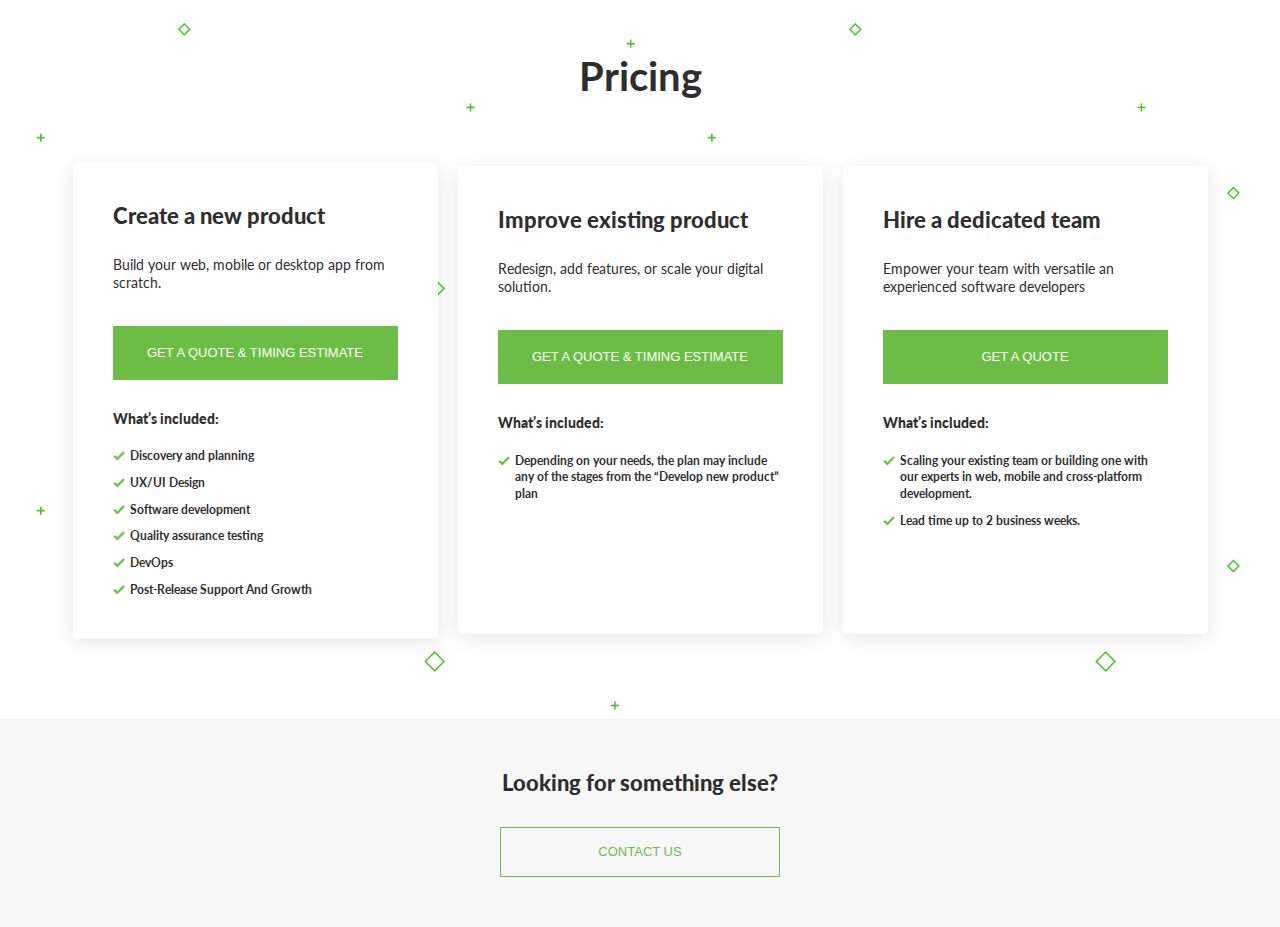
<file: quiz_page/index.html>
<html>
	<head>
		<meta name="viewport" content="width=device-width, initial-scale=1, maximum-scale=1.0, user-scalable=no">
		<link rel="preconnect" href="https://fonts.gstatic.com">
		<link href="https://fonts.googleapis.com/css2?family=Lato:ital,wght@0,100;0,300;0,400;0,700;0,900;1,100;1,300;1,400;1,700;1,900&display=swap" rel="stylesheet">
		<link rel="stylesheet" href="styles.css">
		<style>
			body {
				font-family: 'Lato', sans-serif;
				margin: 0;
				padding: 0;
			}
		</style>
	</head>
	<body>
		<section class="prices-screen">
			<div class="popup-quiz">
				<div class="inner">
					<div class="quiz-step-block" data-quiz-step-id="1" data-quiz-cur-step data-quiz-anim-dir="r">
						<img src="img/cross.svg" alt="" data-quiz-close class="close-cross-btn">
						<div class="quiz-progress-bar">
							<i class="done"></i>
							<i></i>
							<i></i>
							<i></i>
						</div>
						<div class="title">Describe the concept of your project</div>
						<textarea onchange="window.keradan_quiz.update_data('content_description', this.value)" placeholder="Describe briefly your project (e.g what is it about, specific features, project milestones)"></textarea>
						<button class="next" data-quiz-go-to-step="2">next</button>
					</div>
					<div class="quiz-step-block" data-quiz-step-id="2" data-quiz-anim-dir="r">
						<img src="img/cross.svg" alt="" data-quiz-close class="close-cross-btn">
						<div class="quiz-progress-bar">
							<i class="done"></i>
							<i class="done"></i>
							<i></i>
							<i></i>
						</div>
						<div class="title">What services do you require to deliver<br>the project?</div>
						<div class="checkboxes">
							<label class="item">
								<input type="checkbox" onchange="window.keradan_quiz.update_data('services.software_consultancy', this.checked)">
								<span class="checkbox"></span>
								<span class="text">software consultancy</span>
							</label>
							<label class="item">
								<input type="checkbox" onchange="window.keradan_quiz.update_data('services.web_development', this.checked)">
								<span class="checkbox"></span>
								<span class="text">web development</span>
							</label>
							<label class="item">
								<input type="checkbox" onchange="window.keradan_quiz.update_data('services.mobile_app_development', this.checked)">
								<span class="checkbox"></span>
								<span class="text">mobile app development</span>
							</label>
							<label class="item">
								<input type="checkbox" onchange="window.keradan_quiz.update_data('services.ux_ui_design', this.checked)">
								<span class="checkbox"></span>
								<span class="text">ux/ui design</span>
							</label>
							<label class="item">
								<input type="checkbox" onchange="window.keradan_quiz.update_data('services.data_science', this.checked)">
								<span class="checkbox"></span>
								<span class="text">data science</span>
							</label>
							<label class="item">
								<input type="checkbox" onchange="window.keradan_quiz.update_data('services.quality_assurance', this.checked)">
								<span class="checkbox"></span>
								<span class="text">quality assurance</span>
							</label>
						</div>
						<div class="nav-buttons">
							<button class="back" data-quiz-go-to-step="1">back</button>
							<button class="next" data-quiz-go-to-step="3">next</button>
						</div>
					</div>
					<div class="quiz-step-block" data-quiz-step-id="3" data-quiz-anim-dir="r">
						<img src="img/cross.svg" alt="" data-quiz-close class="close-cross-btn">
						<div class="quiz-progress-bar">
							<i class="done"></i>
							<i class="done"></i>
							<i class="done"></i>
							<i></i>
						</div>
						<div class="title">What is your budget range?</div>
						<div class="budget-range">
							<span data-budget="$20k" onclick="window.keradan_quiz.update_data('budget_range', this.dataset.budget)">
								<i></i>
							</span>
							<span data-budget="$50k" onclick="window.keradan_quiz.update_data('budget_range', this.dataset.budget)">
								<i></i>
							</span>
							<span data-budget="$100k" onclick="window.keradan_quiz.update_data('budget_range', this.dataset.budget)">
								<i></i>
							</span>
							<span data-budget="$250k" onclick="window.keradan_quiz.update_data('budget_range', this.dataset.budget)">
								<i></i>
							</span>
							<span data-budget="$500k" onclick="window.keradan_quiz.update_data('budget_range', this.dataset.budget)">
								<i></i>
							</span>
						</div>
						<div class="nav-buttons">
							<button class="back" data-quiz-go-to-step="2">back</button>
							<button class="next" data-quiz-go-to-step="4">next</button>
						</div>
					</div>
					<div class="quiz-step-block" data-quiz-step-id="4" data-quiz-anim-dir="r">
						<img src="img/cross.svg" alt="" data-quiz-close class="close-cross-btn">
						<div class="title">How should we contact you to<br>share the price & timing estimate?</div>
						<div class="form-inputs">
							<input type="text" onchange="window.keradan_quiz.update_data('contacts.name', this.value)" placeholder="Name*">
							<input type="text" onchange="window.keradan_quiz.update_data('contacts.email', this.value)" placeholder="Email*">
							<input type="text" onchange="window.keradan_quiz.update_data('contacts.phone', this.value)" placeholder="Phone number*">
							<div class="checkboxes">
								<label class="item">
									<input type="checkbox" onchange="window.keradan_quiz.update_data('nda_protect', this.checked)">
									<span class="checkbox"></span>
									<span class="text">I want to protect my data by signing an NDA.</span>
								</label>
							</div>
						</div>
						<button class="send-form" onclick="window.keradan_quiz.attempt_to_send_data()">
							Get price & timing estimate
						</button>
					</div>
					<div class="quiz-step-block" data-quiz-step-id="5" data-quiz-anim-dir="r">
						<img src="img/cross.svg" alt="" data-quiz-close class="close-cross-btn">
						<div class="quiz-finish">
							<div class="title">Thank you!<br>We will contact you shortly</div>
							<button data-quiz-close class="quiz-close-btn">Close</button>
						</div>
					</div>
				</div>
			</div>
			<div class="prices-content">
				<div class="big-title">Pricing</div>
				<div class="pricing-blocks">
					<div class="block">
						<div class="title">Create a new product</div>
						<div class="description-text">Build your web, mobile or desktop app from scratch.</div>
						<button class="action-btn" data-quiz-trigger-action="click">
							Get a quote & timing estimate
						</button>
						<div class="included-list">
							<div class="list-title">What’s included:</div>
							<ul>
								<li>Discovery and planning</li>
								<li>UX/UI Design</li>
								<li>Software development</li>
								<li>Quality assurance testing</li>
								<li>DevOps</li>
								<li>Post-Release Support And Growth</li>
							</ul>
						</div>
					</div>
					<div class="block">
						<div class="title">Improve existing product</div>
						<div class="description-text">Redesign, add features, or scale your digital solution.</div>
						<button class="action-btn" data-quiz-trigger-action="click">
							Get a quote & timing estimate
						</button>
						<div class="included-list">
							<div class="list-title">What’s included:</div>
							<ul>
								<li>Depending on your needs, the plan may include any of the stages from the “Develop new product” plan</li>
							</ul>
						</div>
					</div>
					<div class="block">
						<div class="title">Hire a dedicated team</div>
						<div class="description-text">Empower your team with versatile an experienced software developers</div>
						<button class="action-btn" data-quiz-trigger-action="click">
							Get a quote
						</button>
						<div class="included-list">
							<div class="list-title">What’s included:</div>
							<ul>
								<li>Scaling your existing team or building one with our experts in web, mobile and cross-platform development.</li>
								<li>Lead time up to 2 business weeks.</li>
							</ul>
						</div>
					</div>
				</div>
			</div>
			<div class="cta-block">
				<div class="title">Looking for something else?</div>
				<button class="cta-btn" data-quiz-trigger-action="click">
					Contact us
				</button>
			</div>
		</section>
		<script src="scripts.js"></script>
	</body>
</html>
</file>
<file: quiz_page/styles.css>
/* prices screen styles */
	.prices-content {
		background: white;
		background-image: url(img/prices_bg.png);
		background-repeat: repeat;
		padding: 50px 0;
		padding-bottom: 70px;
	}
	.prices-content .big-title {
		font-weight: bold;
		font-size: 40px;
		line-height: 130%;
		text-align: center;
		color: #2E2E2E;
		padding-bottom: 50px;
	}
	.prices-content .pricing-blocks {
		display: flex;
		flex-direction: row;
		justify-content: center;
		align-items: center;
	}
	.prices-content .pricing-blocks .block {
		margin: 10px;
		display: block;
		padding: 40px;
		max-width: 365px;
		border-radius: 5px;
		box-shadow: 0px 4px 20px rgba(0, 0, 0, 0.1);
		box-sizing: border-box;
		background: white;
	}
	.prices-content .pricing-blocks .block .title {
		font-weight: 900;
		font-size: 22px;
		line-height: 130%;
		color: #2E2E2E;
	    margin-bottom: 25px;
	}
	.prices-content .pricing-blocks .block .description-text {
		font-weight: normal;
		font-size: 14px;
		line-height: 130%;
		color: #2E2E2E;
		min-height: 50px;
	}
	.prices-content .pricing-blocks .block button.action-btn {
		display: block;
		text-align: center;
		padding: 20px 0;
		margin: 0;
		margin-top: 20px;
		margin-bottom: 30px;
		background: #6CBD45;
		color: white;
		font-weight: normal;
		font-size: 13px;
		line-height: 110%;
		text-transform: uppercase;
		border: none;
	    width: 100%;
	    transition: all 0.3s ease;
	    cursor: pointer;
	}
	.prices-content .pricing-blocks .block button.action-btn:hover {
		background: #3e9912;
	}
	.prices-content .pricing-blocks .block .included-list {
		min-height: 180px;
	}
	.prices-content .pricing-blocks .block .included-list .list-title {
		font-style: normal;
		font-weight: 900;
		font-size: 14px;
		line-height: 130%;
		color: #2E2E2E;
		margin-bottom: 20px;
	}
	.prices-content .pricing-blocks .block .included-list ul {
		list-style: none;
		padding: 0;
		margin: 0;
	}
	.prices-content .pricing-blocks .block .included-list ul li {
		padding: 0;
		margin: 0;
		margin-top: 10px;
		position: relative;
		padding-left: 17px;
		font-weight: bold;
		font-size: 12px;
		line-height: 140%;
		color: #2E2E2E;
	}
	.prices-content .pricing-blocks .block .included-list ul li::before {
		content: "";
		position: absolute;
		top: 3px;
		left: 0;
		background-image: url(img/list-item.svg);
		background-repeat: no-repeat;
		background-size: contain;
		width: 12;
		height: 10px;
	}
/* /prices screen styles */

/* media queries */
	@media (max-width: 1199px) and (min-width: 1024px) {
		.prices-content .pricing-blocks .block {
			max-width: 320px;
		}
		.prices-content .pricing-blocks .block .title {
			font-size: 20px;
		}
	}
	@media (max-width: 1023px) and (min-width: 768px) {
		.prices-content .pricing-blocks .block {
			max-width: 235px;
			padding: 20px;
		}
		.prices-content .pricing-blocks .block .title {
			font-size: 17px;
		}
		.prices-content .pricing-blocks .block button.action-btn {
			font-size: 10px;
			padding: 15px 0;
		}
		.prices-content .pricing-blocks .block .included-list {
		    min-height: 200px;
		}
	}
	@media (max-width: 767px) {
		.prices-content {
		    padding-bottom: 10px;
		}
		.prices-content .big-title {
		    padding-bottom: 20px;
		}
		.prices-content .pricing-blocks {
			flex-direction: column;
		}
		.prices-content .pricing-blocks .block {
			padding: 30px;
		}
		.prices-content .pricing-blocks .block .title {
			font-size: 21px;
		}
		.prices-content .pricing-blocks .block button.action-btn {
			font-size: 12px;
			padding: 17px 0;
		}
		.prices-content .pricing-blocks .block .included-list {
		    min-height: auto;
		}
	}
/* /media queries */

/* cta-block */
	.prices-screen .cta-block {
		padding: 50px 0;
		background: #F7F7F7;
		display: flex;
		flex-flow: column;
		justify-content: center;
		align-items: center;
	}
	.prices-screen .cta-block .title {
		font-weight: 900;
		font-size: 22px;
		line-height: 130%;
		color: #2E2E2E;
		padding-bottom: 30px;
		text-align: center;
	}
	.prices-screen .cta-block button.cta-btn {
		background: transparent;
		color: #6CBD45;
		border: 1px solid;
		font-weight: normal;
		font-size: 13px;
		line-height: 110%;
		text-align: center;
		text-transform: uppercase;
		height: 50px;
		width: 280px;
		transition: all 0.2s ease;
		cursor: pointer;
		box-sizing: border-box;
	}
	.prices-screen .cta-block button.cta-btn:hover {
		color: #3e9912;
	}
/* /cta-block */

/* popup-quiz */
	.prices-screen .popup-quiz {
		position: fixed;
		top: 0;
		left: 0;
		width: 100vw;
		height: 100vh;
		display: flex;
		justify-content: center;
		align-items: center;
		background: #2e2e2eb3;
		z-index: 99999999999999999999;
		transition: background 0.3s;
	}
	.prices-screen .popup-quiz:not(.show-quiz) {
		background: transparent;
	}

	.prices-screen .popup-quiz:not(.display-on) {
		display: none!important;
	}
	.prices-screen .popup-quiz .inner {
		position: relative;
		width: 100%;
		height: 100%;
		display: flex;
		justify-content: center;
		align-items: center;
		opacity: 1;
		transition: all 0.3s;
	}
	.prices-screen .popup-quiz:not(.show-quiz) .inner {
		opacity: 0!important;
	}

	.prices-screen .popup-quiz .quiz-step-block {
		position: absolute;
		transform: translateX(0);
		max-width: 500px;
		min-width: 300px;
		padding: 30px;
		background: white;
		opacity: 1;
		transition: all 0.5s cubic-bezier(0.5, -1, 0.5, 2);
		visibility: visible;
		box-sizing: border-box;
	}
	.prices-screen .popup-quiz .quiz-step-block:not([data-quiz-cur-step]) {
		visibility: hidden!important;
		opacity: 0!important;
	}
	.prices-screen .popup-quiz .quiz-step-block:not([data-quiz-cur-step])[data-quiz-anim-dir="l"] {
		transform: translateX(-50px);
	}
	.prices-screen .popup-quiz .quiz-step-block:not([data-quiz-cur-step])[data-quiz-anim-dir="r"] {
		transform: translateX(50px);
	}
	.prices-screen .popup-quiz .quiz-step-block[data-quiz-next-step] {
		transition-delay: 0.1s;
	}
	.prices-screen .popup-quiz .quiz-step-block img.close-cross-btn {
		position: absolute;
		display: block;
		cursor: pointer;
		top: 0;
		right: -30px;
		width: 20px;
		height: 20px;
	}
/* /popup-quiz */

/* quiz-progress-bar */
	.prices-screen .popup-quiz .quiz-step-block .quiz-progress-bar {
		display: flex;
	    width: 100%;
	    height: 10px;
	    background: transparent;
	    border-radius: 10px;
	    overflow: hidden;
	}
	.prices-screen .popup-quiz .quiz-step-block .quiz-progress-bar i {
		display: block;
	    width: 25%;
	    background: #E7E7E7;
	    margin-right: 1px;
	}
	.prices-screen .popup-quiz .quiz-step-block .quiz-progress-bar i.done {
		background: #6CBD45;
	}
	.prices-screen .popup-quiz .quiz-step-block .quiz-progress-bar i:last-child {
		margin-right: 0;
	}
/* /quiz-progress-bar */

/* titles */
	.prices-screen .popup-quiz .quiz-step-block .title {
		font-weight: 500;
		font-size: 18px;
		color: #2E2E2E;
		margin-top: 30px;
		margin-bottom: 20px;
		text-align: center;
	}
/* /titles */

/* buttons next & back */
	.prices-screen .popup-quiz .quiz-step-block button.next,
	.prices-screen .popup-quiz .quiz-step-block button.back {
		height: 50px;
		border: 1px solid #6CBD45;
		font-weight: normal;
		font-size: 13px;
		text-transform: uppercase;
		width: 100%;
		cursor: pointer;
		transition: all 0.2s ease;
	}
	.prices-screen .popup-quiz .quiz-step-block button.next:hover,
	.prices-screen .popup-quiz .quiz-step-block button.back:hover {
		border-color: #3e9912;
	}
	.prices-screen .popup-quiz .quiz-step-block button.next {
		background: #6CBD45;
		color: white;
	}
	.prices-screen .popup-quiz .quiz-step-block button.back {
		background: transparent;
		color: #6CBD45;
	}
	.prices-screen .popup-quiz .quiz-step-block button.next:hover {
		background: #3e9912;
	}
	.prices-screen .popup-quiz .quiz-step-block button.back:hover {
		color: #3e9912;
	}

	.prices-screen .popup-quiz .quiz-step-block .nav-buttons {
		display: flex;
		justify-content: space-between;
	}
	.prices-screen .popup-quiz .quiz-step-block .nav-buttons button {
		width: calc(50% - 5px);
	}
/* /buttons next & back */

/* step-first */
	.prices-screen .popup-quiz .quiz-step-block[data-quiz-step-id="1"] textarea {
		width: 100%;
	    border: 1px solid #D7D7D7;
	    min-width: 100%;
	    max-width: 100%;
	    min-height: 180px;
	    outline: none;
	    padding: 15px;
	    font-family: 'Lato', sans-serif;
	    font-size: 14px;
	    line-height: 130%;
	    margin-bottom: 20px;
	}
	.prices-screen .popup-quiz .quiz-step-block[data-quiz-step-id="1"] textarea::placeholder {
		color: #b1b1b1;
	}
/* /step-first */

/* checkboxes */
	.prices-screen .popup-quiz .quiz-step-block input[type="checkbox"] {
		display: none;
	}
	.prices-screen .popup-quiz .quiz-step-block .checkboxes {
		display: flex;
	    flex-direction: column;
	    align-items: center;
	    margin-bottom: 20px;
	}
	.prices-screen .popup-quiz .quiz-step-block .checkboxes label.item {
		display: flex;
	    justify-content: flex-start;
	    align-items: center;
	    margin: 8px 0;
	    cursor: pointer;
	    width: 220px;
	}
	.prices-screen .popup-quiz .quiz-step-block .checkboxes label.item span.checkbox {
		display: block;
		background: white;
		width: 14px;
		height: 14px;
		border-radius: 3px;
		background-position: center;
		background-size: contain;
		border: 2px solid #2E2E2E;
		transition: all 0.2s ease;
	}
	.prices-screen .popup-quiz .quiz-step-block .checkboxes label.item span.text {
		display: block;
		font-weight: normal;
		font-size: 14px;
		text-transform: uppercase;
		letter-spacing: 0.1px;
		margin-left: 10px;
	}
	.prices-screen .popup-quiz .quiz-step-block .checkboxes label.item:hover span.checkbox {
		border-color: #6CBD45;
	}
	.prices-screen .popup-quiz .quiz-step-block input[type="checkbox"]:checked ~ span.checkbox {
		border-color: #6CBD45;
		background: #6CBD45;
		background-image: url(img/white-checkmark.svg);
		background-repeat: no-repeat;
		background-position: center;
		background-size: 88%;
	}
	.prices-screen .popup-quiz .quiz-step-block input[type="checkbox"]:checked ~ span.text {
		font-weight: bold;
		letter-spacing: 0;
	}
/* /checkboxes */

/* step-third */
	@media (min-width: 400px) {
		.prices-screen .popup-quiz .quiz-step-block[data-quiz-step-id="3"] {
			min-width: 400px;
		}
	}
	.prices-screen .popup-quiz .quiz-step-block[data-quiz-step-id="3"] .budget-range {
		display: flex;
		align-items: center;
		flex-wrap: nowrap;
		margin: 20px 0;
		margin-left: 2px;
		margin-bottom: 50px;
	}
	.prices-screen .popup-quiz .quiz-step-block[data-quiz-step-id="3"] .budget-range span {
		position: relative;
		width: 22%;
		height: 30px;
		display: flex;
		align-items: center;
		cursor: pointer;
	}
	.prices-screen .popup-quiz .quiz-step-block[data-quiz-step-id="3"] .budget-range span:last-child {
		width: 12%;
	}
	.prices-screen .popup-quiz .quiz-step-block[data-quiz-step-id="3"] .budget-range span::after {
		content: attr(data-budget);
		position: absolute;
		top: 100%;
		left: 0;
		transform: translateX(-50%);
		display: block;
		font-family: 'Lato', sans-serif;
		font-weight: normal;
		font-size: 14px;
		text-transform: uppercase;
	}
	.prices-screen .popup-quiz .quiz-step-block[data-quiz-step-id="3"] .budget-range span i {
		position: absolute;
		width: 100%;
		height: 2px;
		background: #C4C4C4;
		z-index: 1;
	}
	.prices-screen .popup-quiz .quiz-step-block[data-quiz-step-id="3"] .budget-range span.checked i {
		background: #6CBD45;
		z-index: 2;
	}
	.prices-screen .popup-quiz .quiz-step-block[data-quiz-step-id="3"] .budget-range span i::before,
	.prices-screen .popup-quiz .quiz-step-block[data-quiz-step-id="3"] .budget-range span i::after {
		content: "";
		position: absolute;
		width: 2px;
		height: 8px;
		margin-top: -3px;
		background: #C4C4C4;
	}
	.prices-screen .popup-quiz .quiz-step-block[data-quiz-step-id="3"] .budget-range span.checked i::before,
	.prices-screen .popup-quiz .quiz-step-block[data-quiz-step-id="3"] .budget-range span.checked i::after {
		background: #6CBD45;
	}
	.prices-screen .popup-quiz .quiz-step-block[data-quiz-step-id="3"] .budget-range span i::before {
		left: -2px;
	}
	.prices-screen .popup-quiz .quiz-step-block[data-quiz-step-id="3"] .budget-range span i::after {
		right: 0;
	}
	.prices-screen .popup-quiz .quiz-step-block[data-quiz-step-id="3"] .budget-range span:last-child i::after {
		display: none;
	}
/* /step-third */

/* step-form */
	.prices-screen .popup-quiz .quiz-step-block[data-quiz-step-id="4"] .form-inputs {
		margin: 20px 0;
	}
	.prices-screen .popup-quiz .quiz-step-block[data-quiz-step-id="4"] button.send-form {
		height: 50px;
		border: 1px solid #6CBD45;
		font-weight: normal;
		font-size: 13px;
		text-transform: uppercase;
		width: 100%;
		background: #6CBD45;
		color: white;
		cursor: pointer;
		transition: all 0.3s ease;
	}
	.prices-screen .popup-quiz .quiz-step-block[data-quiz-step-id="4"] button.send-form:hover {
		background: #3e9912;
	}
	.prices-screen .popup-quiz .quiz-step-block[data-quiz-step-id="4"] .checkboxes label.item {
		width: auto;
	}
	.prices-screen .popup-quiz .quiz-step-block[data-quiz-step-id="4"] .checkboxes label.item span.text {
		text-transform: none;
		font-weight: normal!important;
		letter-spacing: 0!important;
	}
	.prices-screen .popup-quiz .quiz-step-block[data-quiz-step-id="4"] input[type="text"] {
		display: block;
		width: 100%;
		padding: 15px;
		border: 1px solid #D7D7D7;
		outline: none;
		font-family: 'Lato', sans-serif;
		font-size: 14px;
		margin-bottom: 10px;
	}
	.prices-screen .popup-quiz .quiz-step-block[data-quiz-step-id="4"] input[type="text"]::placeholder {
		color: #b1b1b1;
	}
	.prices-screen .popup-quiz .quiz-step-block[data-quiz-step-id="4"] input[type="text"].validation-failed {
		border-color: #F26767;
	}
/* /step-form */

/* quiz finish */
	.prices-screen .popup-quiz .quiz-step-block .quiz-finish {
		display: flex;
		justify-content: center;
		align-items: center;
		flex-direction: column;
	}
	.prices-screen .popup-quiz .quiz-step-block .quiz-finish .title {
		font-weight: bold;
	    font-size: 21px;
	    color: #2E2E2E;
	    margin-bottom: 25px;
	    text-align: center;
	}
	.prices-screen .popup-quiz .quiz-step-block .quiz-finish button.quiz-close-btn {
		background: #6cbd45;
		border: none;
		border-radius: 0;
		height: 50px;
		width: 200px;
		color: white;
		text-transform: uppercase;
		font-weight: normal;
		font-size: 13px;
		outline: none;
		transition: all 0.3s ease;
		cursor: pointer;
	}
	.prices-screen .popup-quiz .quiz-step-block .quiz-finish button.quiz-close-btn:hover {
		background: #3e9912;
	}
/* /quiz finish */
</file>
